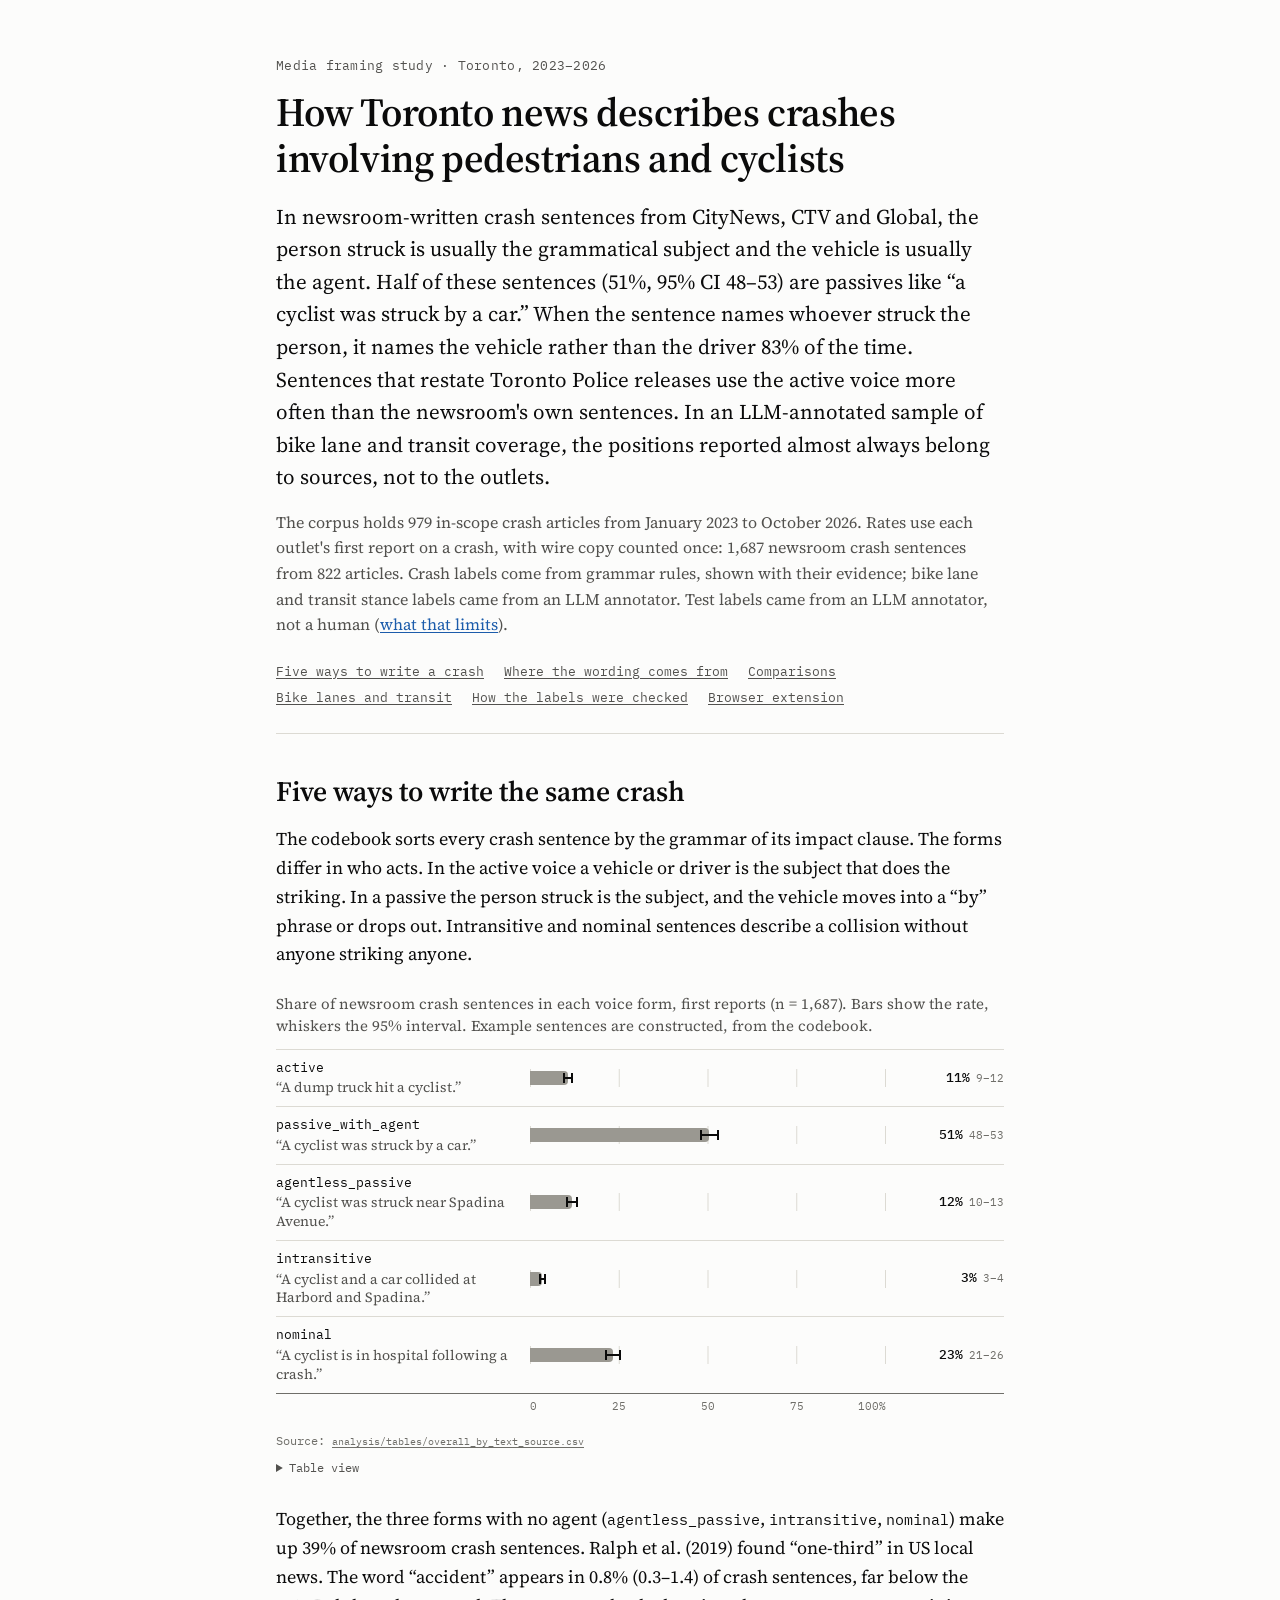
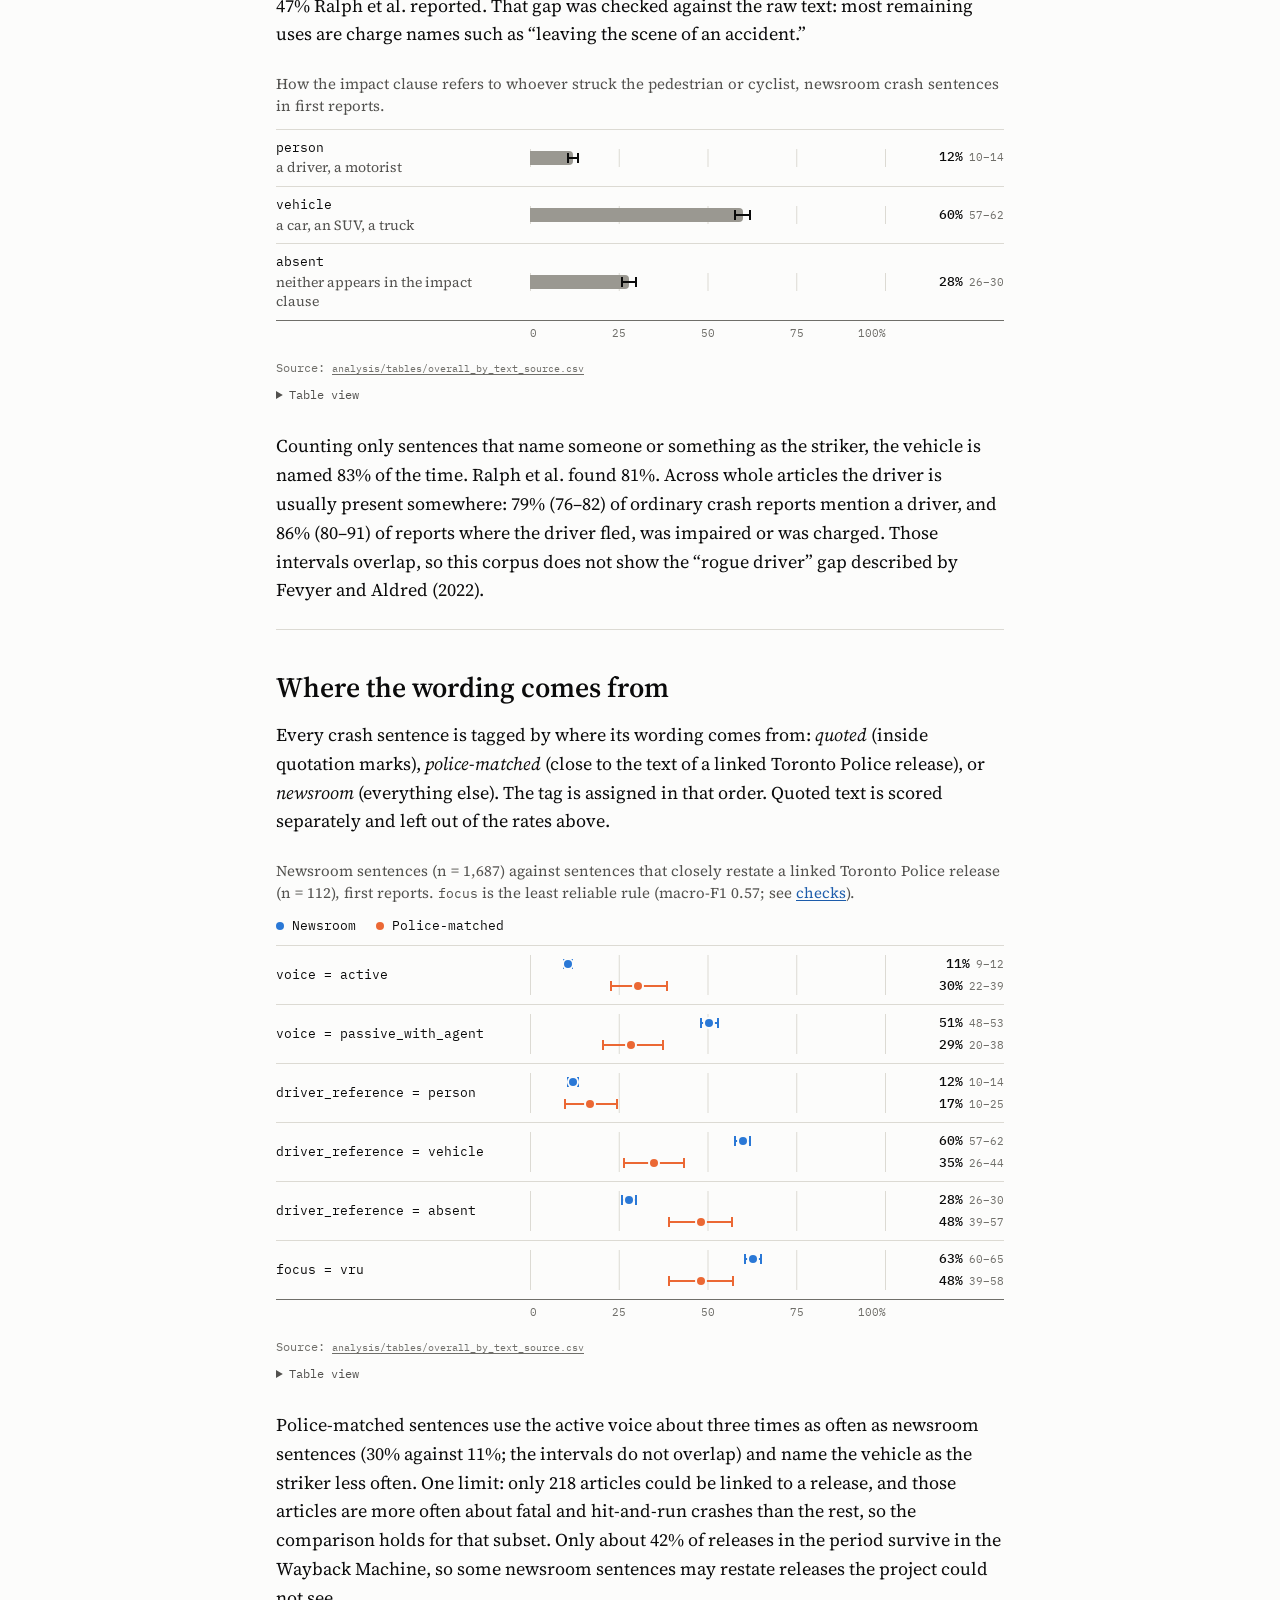
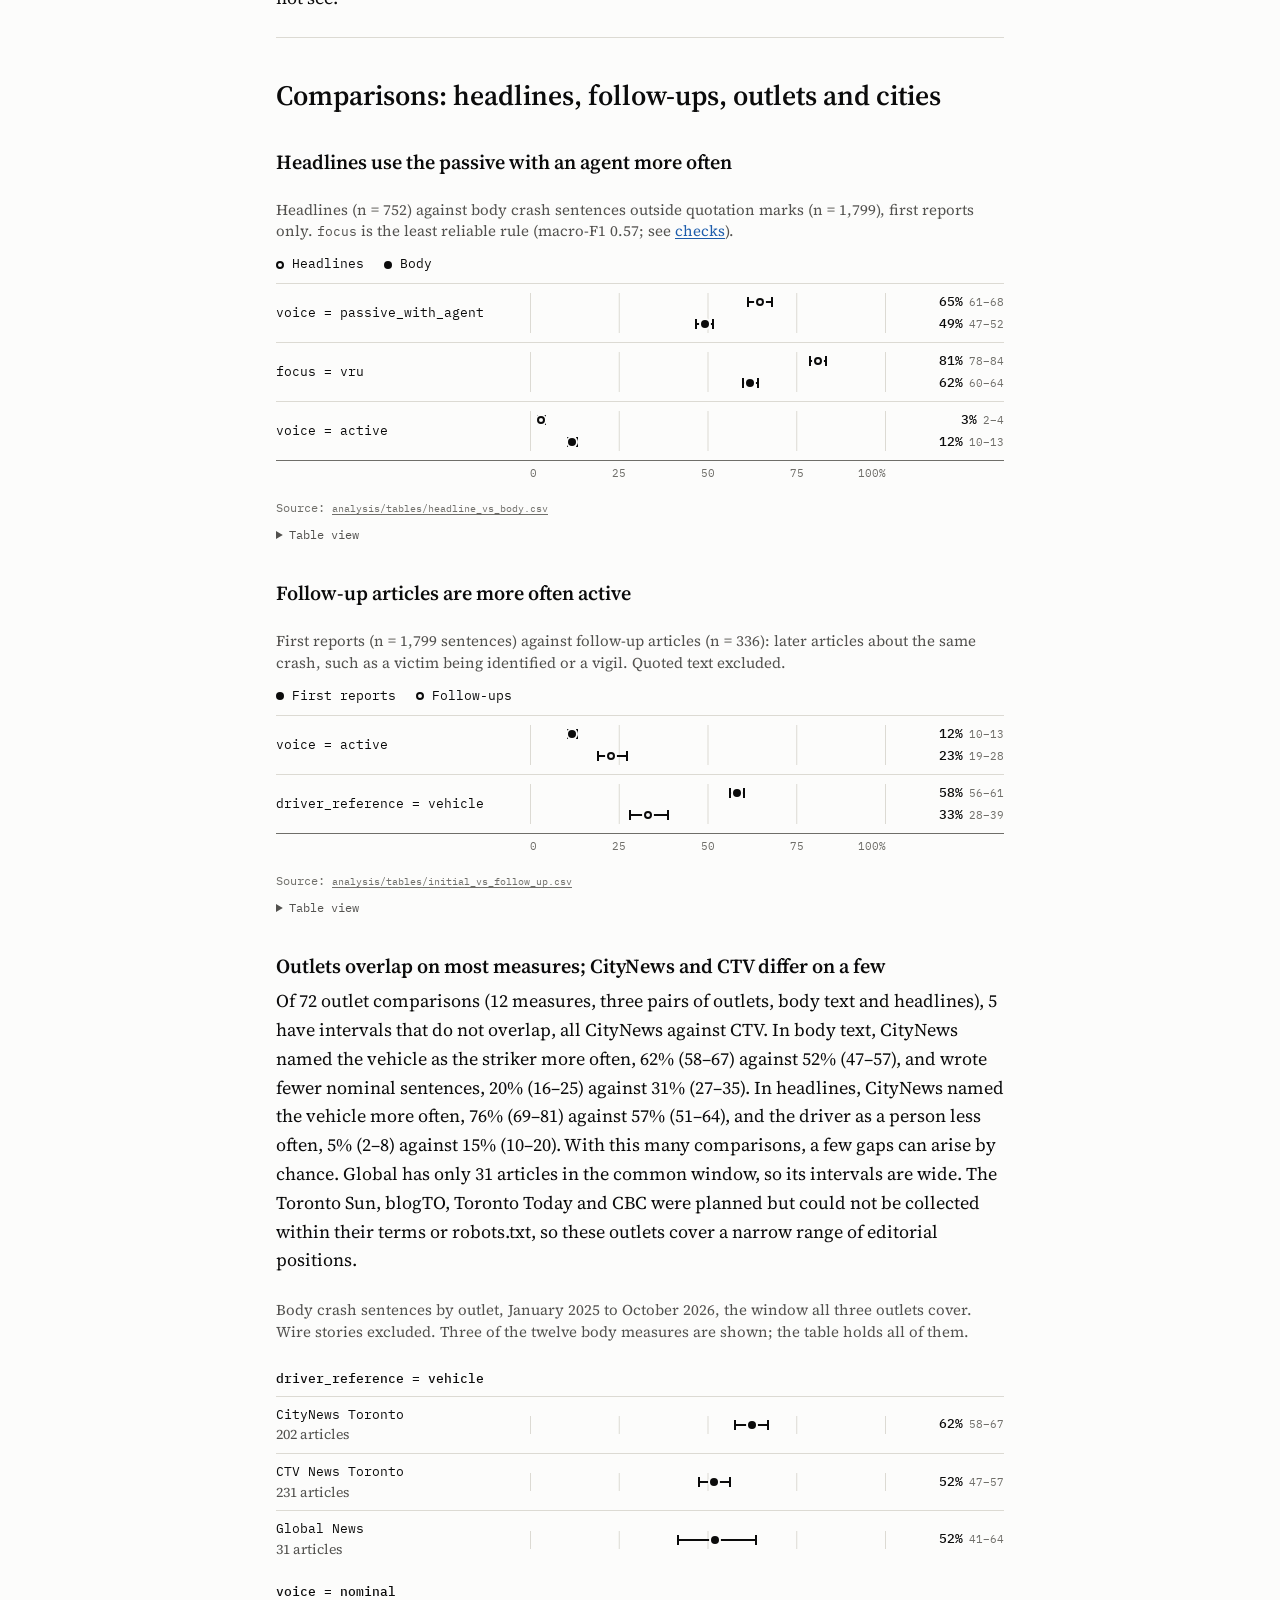
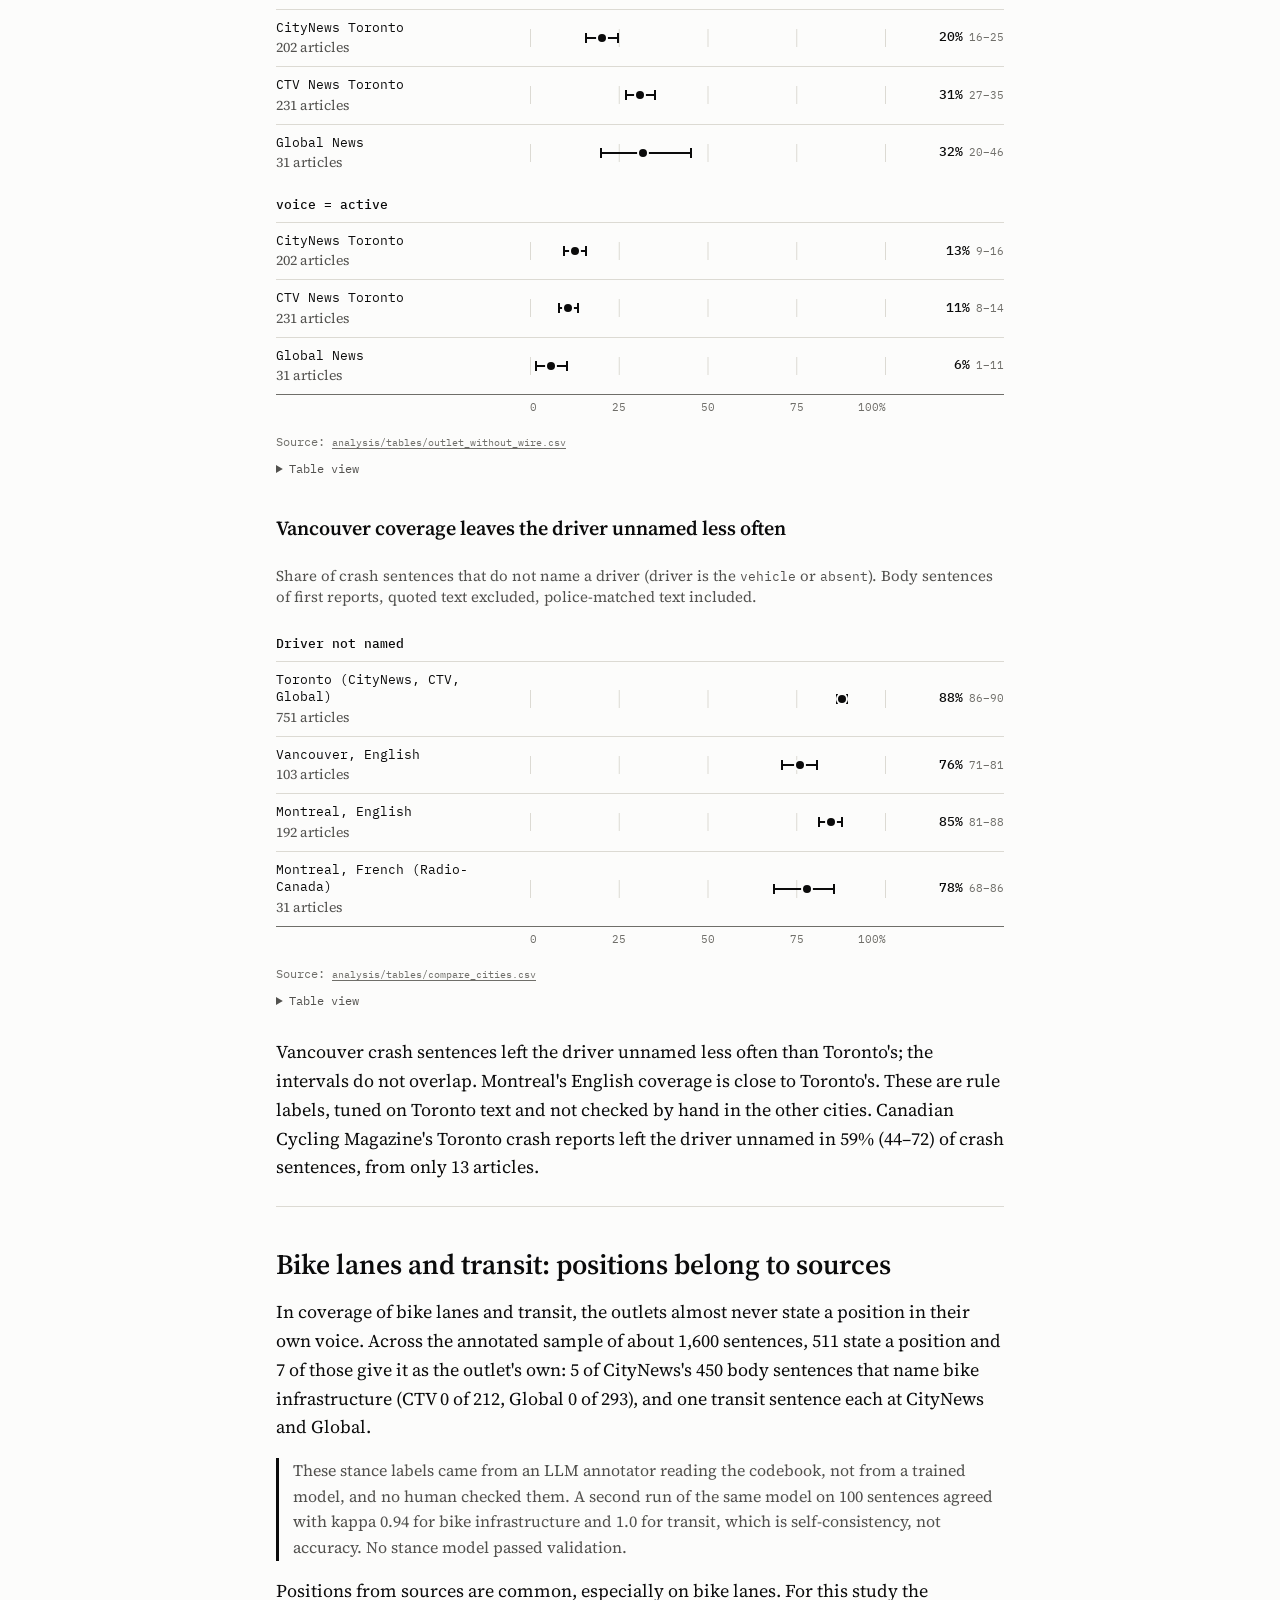
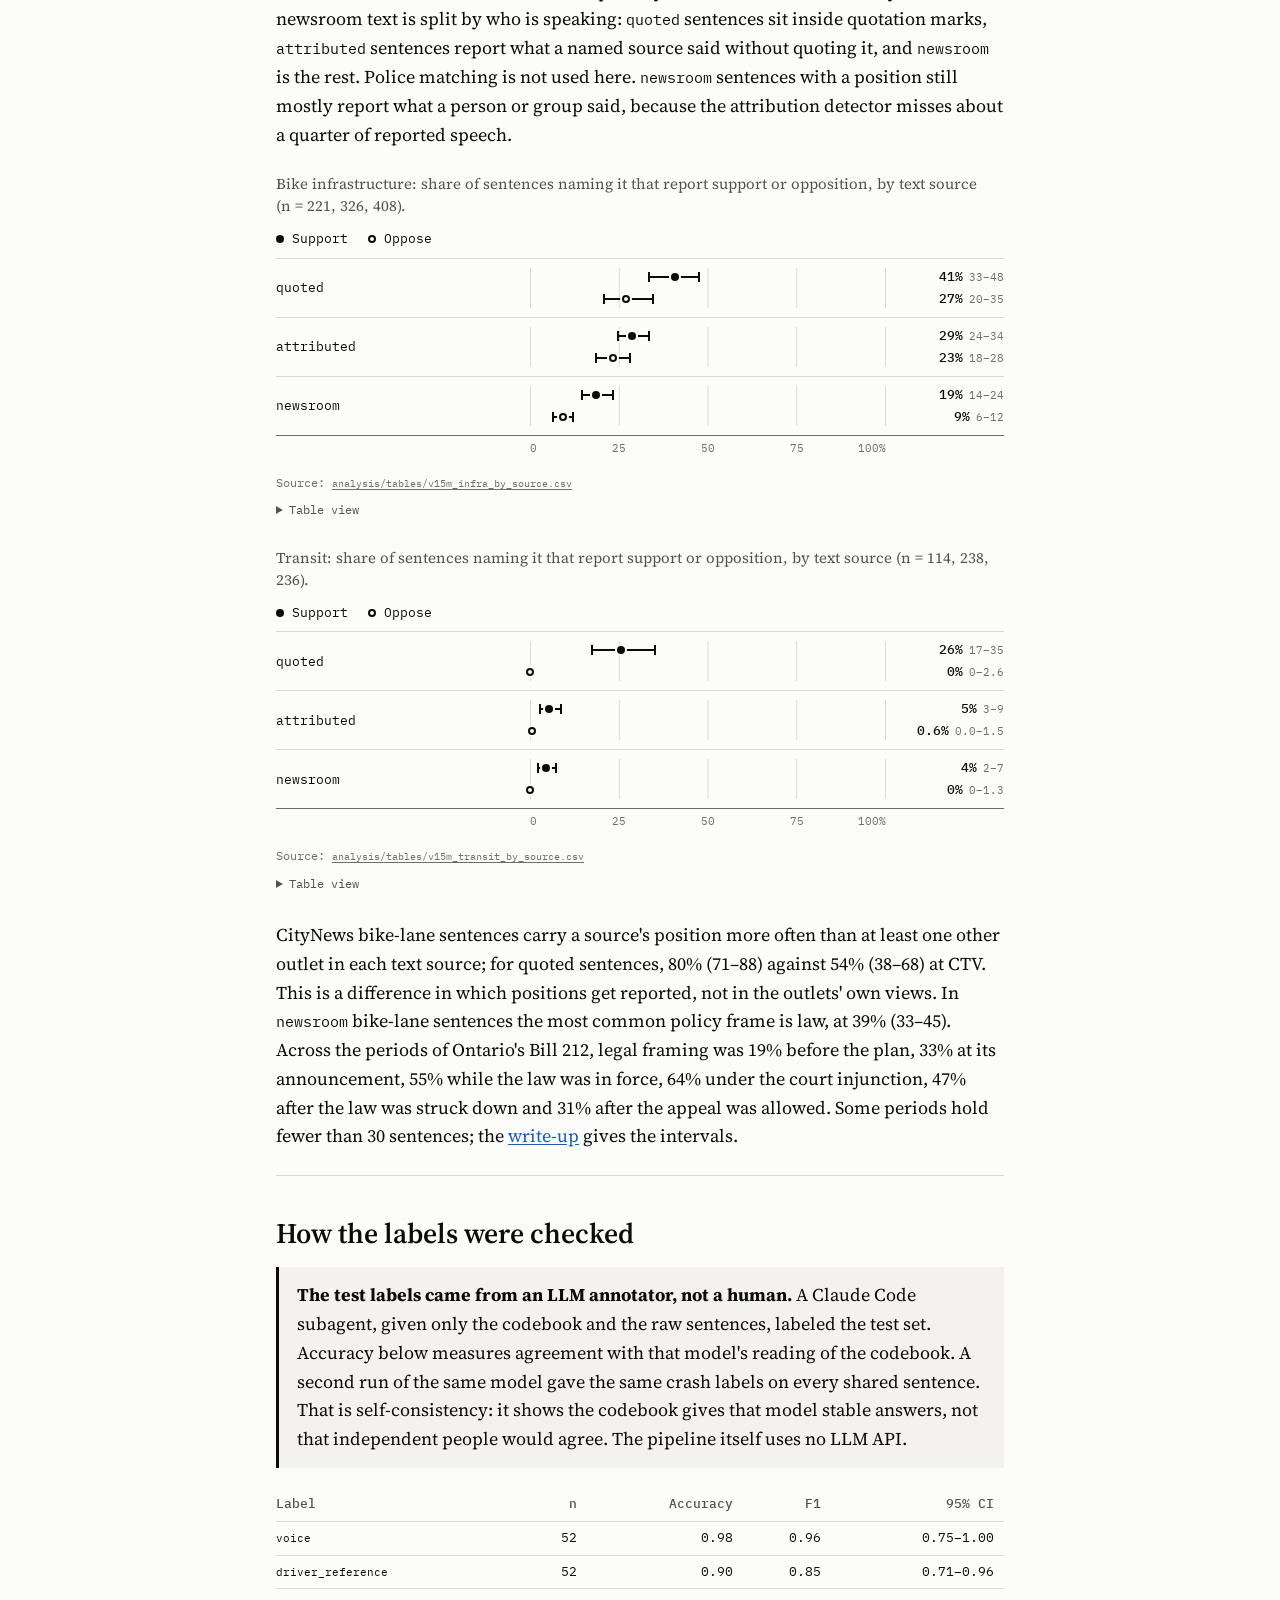
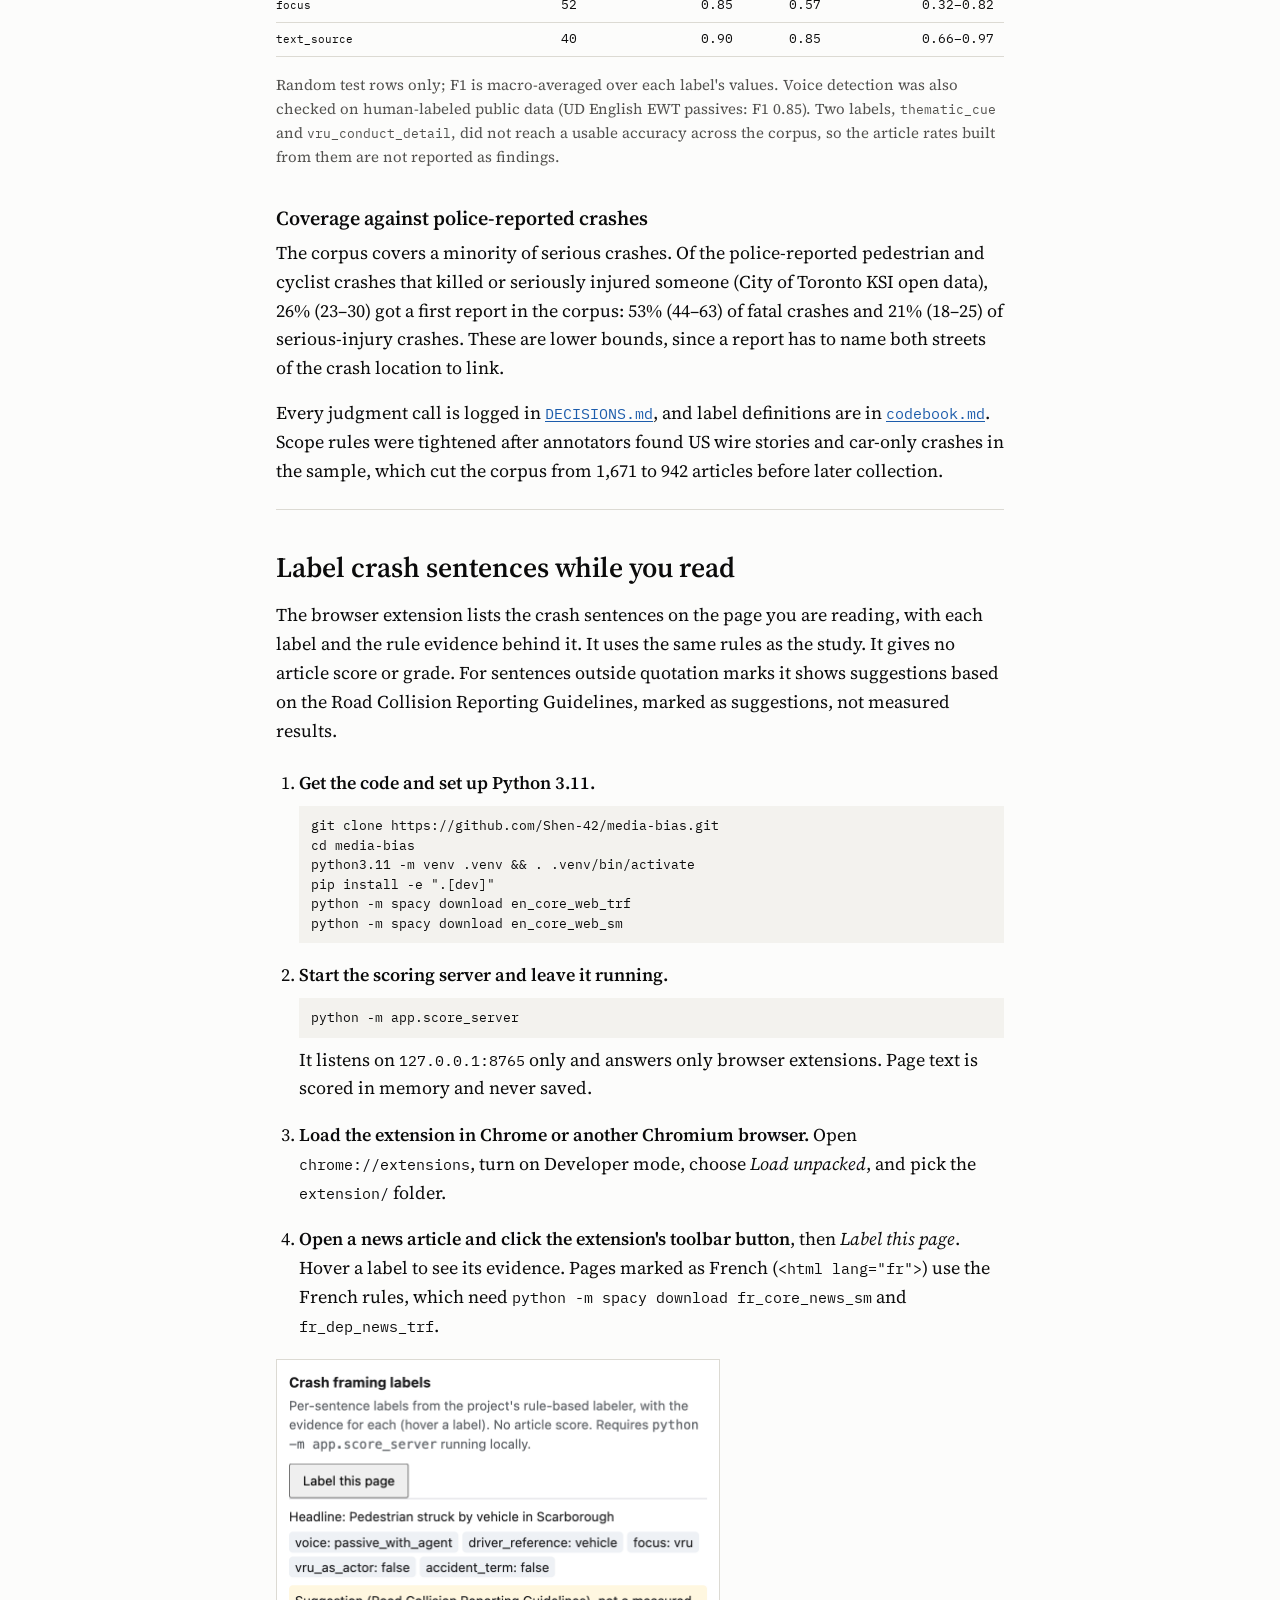
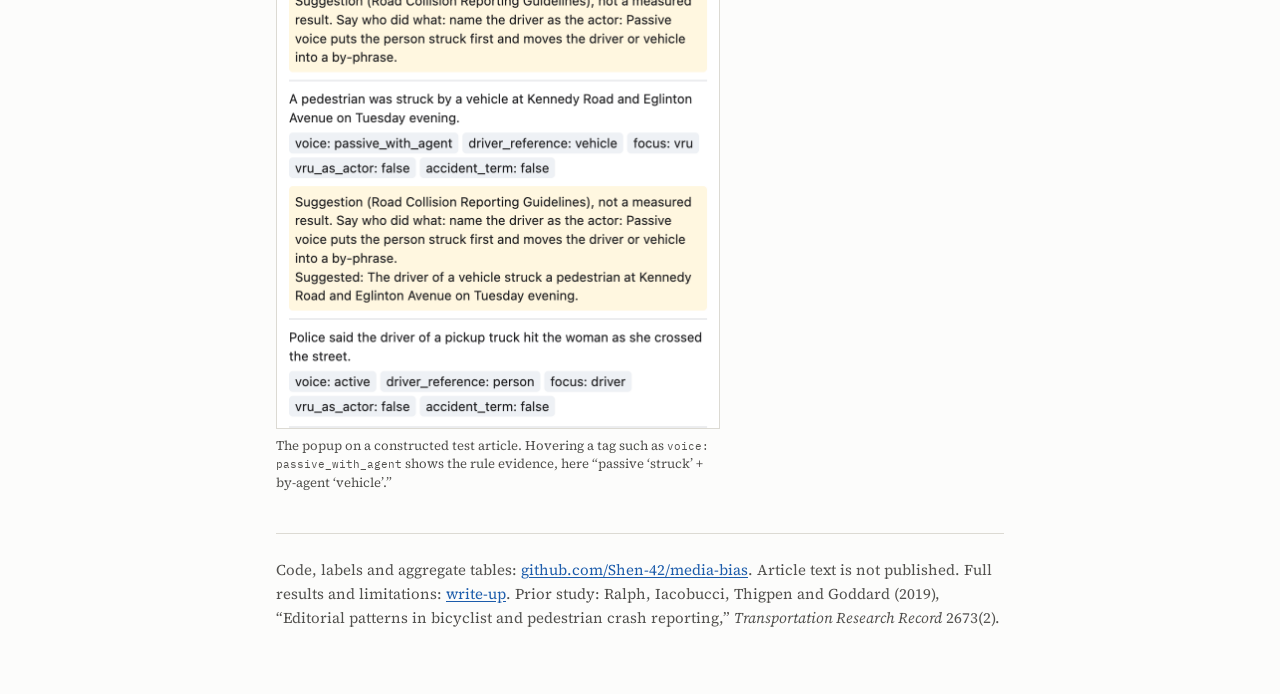
<file: site/index.html>
<!doctype html>
<html lang="en">
<head>
<meta charset="utf-8">
<meta name="viewport" content="width=device-width, initial-scale=1">
<title>Crash Framing in Toronto News</title>
<meta name="description" content="How Toronto news describes crashes involving pedestrians and cyclists, measured sentence by sentence, and a browser extension that labels crash sentences on the page you are reading.">
<link rel="preconnect" href="https://fonts.googleapis.com">
<link rel="preconnect" href="https://fonts.gstatic.com" crossorigin>
<link href="https://fonts.googleapis.com/css2?family=IBM+Plex+Mono:wght@400;500&family=Source+Serif+4:ital,opsz,wght@0,8..60,400;0,8..60,600;1,8..60,400&display=swap" rel="stylesheet">
<link rel="stylesheet" href="style.css">
</head>
<body>
<header class="masthead">
  <p class="kicker">Media framing study · Toronto, 2023–2026</p>
  <h1>How Toronto news describes crashes involving pedestrians and cyclists</h1>
  <p class="lede">In newsroom-written crash sentences from CityNews, CTV and Global, the person struck is usually the grammatical subject and the vehicle is usually the agent. Half of these sentences (51%, 95% CI 48–53) are passives like “a cyclist was struck by a car.” When the sentence names whoever struck the person, it names the vehicle rather than the driver 83% of the time. Sentences that restate Toronto Police releases use the active voice more often than the newsroom's own sentences. In an LLM-annotated sample of bike lane and transit coverage, the positions reported almost always belong to sources, not to the outlets.</p>
  <p class="meta">The corpus holds 979 in-scope crash articles from January 2023 to October 2026. Rates use each outlet's first report on a crash, with wire copy counted once: 1,687 newsroom crash sentences from 822 articles. Crash labels come from grammar rules, shown with their evidence; bike lane and transit stance labels came from an LLM annotator. Test labels came from an LLM annotator, not a human (<a href="#checks">what that limits</a>).</p>
  <nav class="toc" aria-label="Contents">
    <a href="#forms">Five ways to write a crash</a>
    <a href="#source">Where the wording comes from</a>
    <a href="#other">Comparisons</a>
    <a href="#bike">Bike lanes and transit</a>
    <a href="#checks">How the labels were checked</a>
    <a href="#extension">Browser extension</a>
  </nav>
</header>

<main>
<section id="forms">
  <h2>Five ways to write the same crash</h2>
  <p>The codebook sorts every crash sentence by the grammar of its impact clause. The forms differ in who acts. In the active voice a vehicle or driver is the subject that does the striking. In a passive the person struck is the subject, and the vehicle moves into a “by” phrase or drops out. Intransitive and nominal sentences describe a collision without anyone striking anyone.</p>
  <figure id="fig-voice"><figcaption>Share of newsroom crash sentences in each voice form, first reports (n&nbsp;=&nbsp;1,687). Bars show the rate, whiskers the 95% interval. Example sentences are constructed, from the codebook.</figcaption><div class="plot"><div class="row"><div class="lab"><code>active</code><div class="sub">“A dump truck hit a cyclist.”</div></div><div class="track"><div class="lane bar" title="active: 11% (95% CI 9–12), n = 1,687 sentences"><span class="fill" style="width:10.73%"></span><span class="ci" style="left:9.31%;width:2.89%"></span></div></div><div class="val"><span class="v">11%</span><span class="i">9–12</span></div></div><div class="row"><div class="lab"><code>passive_with_agent</code><div class="sub">“A cyclist was struck by a car.”</div></div><div class="track"><div class="lane bar" title="passive_with_agent: 51% (95% CI 48–53), n = 1,687 sentences"><span class="fill" style="width:50.56%"></span><span class="ci" style="left:47.89%;width:5.38%"></span></div></div><div class="val"><span class="v">51%</span><span class="i">48–53</span></div></div><div class="row"><div class="lab"><code>agentless_passive</code><div class="sub">“A cyclist was struck near Spadina Avenue.”</div></div><div class="track"><div class="lane bar" title="agentless_passive: 12% (95% CI 10–13), n = 1,687 sentences"><span class="fill" style="width:11.91%"></span><span class="ci" style="left:10.25%;width:3.19%"></span></div></div><div class="val"><span class="v">12%</span><span class="i">10–13</span></div></div><div class="row"><div class="lab"><code>intransitive</code><div class="sub">“A cyclist and a car collided at Harbord and Spadina.”</div></div><div class="track"><div class="lane bar" title="intransitive: 3% (95% CI 3–4), n = 1,687 sentences"><span class="fill" style="width:3.50%"></span><span class="ci" style="left:2.58%;width:1.90%"></span></div></div><div class="val"><span class="v">3%</span><span class="i">3–4</span></div></div><div class="row"><div class="lab"><code>nominal</code><div class="sub">“A cyclist is in hospital following a crash.”</div></div><div class="track"><div class="lane bar" title="nominal: 23% (95% CI 21–26), n = 1,687 sentences"><span class="fill" style="width:23.30%"></span><span class="ci" style="left:21.02%;width:4.50%"></span></div></div><div class="val"><span class="v">23%</span><span class="i">21–26</span></div></div><div class="row axis" aria-hidden="true"><div class="lab"></div><div class="track"><span style="left:0">0</span><span style="left:25%">25</span><span style="left:50%">50</span><span style="left:75%">75</span><span style="left:100%">100%</span></div><div class="val"></div></div></div><p class="src">Source: <a href="https://github.com/Shen-42/media-bias/blob/main/analysis/tables/overall_by_text_source.csv"><code>analysis/tables/overall_by_text_source.csv</code></a></p><details class="tv"><summary>Table view</summary><table><thead><tr><th>Voice</th><th>Rate</th><th>95% CI</th><th>Sentences</th></tr></thead><tbody><tr><td><code>active</code></td><td>11%</td><td>9–12</td><td>1,687</td></tr><tr><td><code>passive_with_agent</code></td><td>51%</td><td>48–53</td><td>1,687</td></tr><tr><td><code>agentless_passive</code></td><td>12%</td><td>10–13</td><td>1,687</td></tr><tr><td><code>intransitive</code></td><td>3%</td><td>3–4</td><td>1,687</td></tr><tr><td><code>nominal</code></td><td>23%</td><td>21–26</td><td>1,687</td></tr></tbody></table></details></figure>
  <p>Together, the three forms with no agent (<code>agentless_passive</code>, <code>intransitive</code>, <code>nominal</code>) make up 39% of newsroom crash sentences. Ralph et al. (2019) found “one-third” in US local news. The word “accident” appears in 0.8% (0.3–1.4) of crash sentences, far below the 47% Ralph et al. reported. That gap was checked against the raw text: most remaining uses are charge names such as “leaving the scene of an accident.”</p>
  <figure id="fig-driver"><figcaption>How the impact clause refers to whoever struck the pedestrian or cyclist, newsroom crash sentences in first reports.</figcaption><div class="plot"><div class="row"><div class="lab"><code>person</code><div class="sub">a driver, a motorist</div></div><div class="track"><div class="lane bar" title="person: 12% (95% CI 10–14), n = 1,687 sentences"><span class="fill" style="width:12.15%"></span><span class="ci" style="left:10.43%;width:3.48%"></span></div></div><div class="val"><span class="v">12%</span><span class="i">10–14</span></div></div><div class="row"><div class="lab"><code>vehicle</code><div class="sub">a car, an SUV, a truck</div></div><div class="track"><div class="lane bar" title="vehicle: 60% (95% CI 57–62), n = 1,687 sentences"><span class="fill" style="width:59.99%"></span><span class="ci" style="left:57.41%;width:4.97%"></span></div></div><div class="val"><span class="v">60%</span><span class="i">57–62</span></div></div><div class="row"><div class="lab"><code>absent</code><div class="sub">neither appears in the impact clause</div></div><div class="track"><div class="lane bar" title="absent: 28% (95% CI 26–30), n = 1,687 sentences"><span class="fill" style="width:27.86%"></span><span class="ci" style="left:25.68%;width:4.55%"></span></div></div><div class="val"><span class="v">28%</span><span class="i">26–30</span></div></div><div class="row axis" aria-hidden="true"><div class="lab"></div><div class="track"><span style="left:0">0</span><span style="left:25%">25</span><span style="left:50%">50</span><span style="left:75%">75</span><span style="left:100%">100%</span></div><div class="val"></div></div></div><p class="src">Source: <a href="https://github.com/Shen-42/media-bias/blob/main/analysis/tables/overall_by_text_source.csv"><code>analysis/tables/overall_by_text_source.csv</code></a></p><details class="tv"><summary>Table view</summary><table><thead><tr><th>driver_reference</th><th>Rate</th><th>95% CI</th><th>Sentences</th></tr></thead><tbody><tr><td><code>person</code></td><td>12%</td><td>10–14</td><td>1,687</td></tr><tr><td><code>vehicle</code></td><td>60%</td><td>57–62</td><td>1,687</td></tr><tr><td><code>absent</code></td><td>28%</td><td>26–30</td><td>1,687</td></tr></tbody></table></details></figure>
  <p>Counting only sentences that name someone or something as the striker, the vehicle is named 83% of the time. Ralph et al. found 81%. Across whole articles the driver is usually present somewhere: 79% (76–82) of ordinary crash reports mention a driver, and 86% (80–91) of reports where the driver fled, was impaired or was charged. Those intervals overlap, so this corpus does not show the “rogue driver” gap described by Fevyer and Aldred (2022).</p>
</section>

<section id="source">
  <h2>Where the wording comes from</h2>
  <p>Every crash sentence is tagged by where its wording comes from: <em>quoted</em> (inside quotation marks), <em>police-matched</em> (close to the text of a linked Toronto Police release), or <em>newsroom</em> (everything else). The tag is assigned in that order. Quoted text is scored separately and left out of the rates above.</p>
  <figure id="fig-source"><figcaption>Newsroom sentences (n&nbsp;=&nbsp;1,687) against sentences that closely restate a linked Toronto Police release (n&nbsp;=&nbsp;112), first reports. <code>focus</code> is the least reliable rule (macro-F1 0.57; see <a href="#checks">checks</a>).</figcaption><ul class="legend"><li><span class="key s1"></span>Newsroom</li><li><span class="key s2"></span>Police-matched</li></ul><div class="plot"><div class="row pair"><div class="lab"><code>voice = active</code></div><div class="track"><div class="lane s1" title="Newsroom: 11% (95% CI 9–12), n = 1,687 sentences"><span class="ci" style="left:9.31%;width:2.89%"></span><span class="dot" style="left:10.73%"></span></div><div class="lane s2" title="Police-matched: 30% (95% CI 22–39), n = 112 sentences"><span class="ci" style="left:22.41%;width:16.33%"></span><span class="dot" style="left:30.36%"></span></div></div><div class="val"><div><span class="v">11%</span><span class="i">9–12</span></div><div><span class="v">30%</span><span class="i">22–39</span></div></div></div><div class="row pair"><div class="lab"><code>voice = passive_with_agent</code></div><div class="track"><div class="lane s1" title="Newsroom: 51% (95% CI 48–53), n = 1,687 sentences"><span class="ci" style="left:47.89%;width:5.38%"></span><span class="dot" style="left:50.56%"></span></div><div class="lane s2" title="Police-matched: 29% (95% CI 20–38), n = 112 sentences"><span class="ci" style="left:20.37%;width:17.47%"></span><span class="dot" style="left:28.57%"></span></div></div><div class="val"><div><span class="v">51%</span><span class="i">48–53</span></div><div><span class="v">29%</span><span class="i">20–38</span></div></div></div><div class="row pair"><div class="lab"><code>driver_reference = person</code></div><div class="track"><div class="lane s1" title="Newsroom: 12% (95% CI 10–14), n = 1,687 sentences"><span class="ci" style="left:10.43%;width:3.48%"></span><span class="dot" style="left:12.15%"></span></div><div class="lane s2" title="Police-matched: 17% (95% CI 10–25), n = 112 sentences"><span class="ci" style="left:9.62%;width:15.17%"></span><span class="dot" style="left:16.96%"></span></div></div><div class="val"><div><span class="v">12%</span><span class="i">10–14</span></div><div><span class="v">17%</span><span class="i">10–25</span></div></div></div><div class="row pair"><div class="lab"><code>driver_reference = vehicle</code></div><div class="track"><div class="lane s1" title="Newsroom: 60% (95% CI 57–62), n = 1,687 sentences"><span class="ci" style="left:57.41%;width:4.97%"></span><span class="dot" style="left:59.99%"></span></div><div class="lane s2" title="Police-matched: 35% (95% CI 26–44), n = 112 sentences"><span class="ci" style="left:26.09%;width:17.61%"></span><span class="dot" style="left:34.82%"></span></div></div><div class="val"><div><span class="v">60%</span><span class="i">57–62</span></div><div><span class="v">35%</span><span class="i">26–44</span></div></div></div><div class="row pair"><div class="lab"><code>driver_reference = absent</code></div><div class="track"><div class="lane s1" title="Newsroom: 28% (95% CI 26–30), n = 1,687 sentences"><span class="ci" style="left:25.68%;width:4.55%"></span><span class="dot" style="left:27.86%"></span></div><div class="lane s2" title="Police-matched: 48% (95% CI 39–57), n = 112 sentences"><span class="ci" style="left:38.94%;width:18.20%"></span><span class="dot" style="left:48.21%"></span></div></div><div class="val"><div><span class="v">28%</span><span class="i">26–30</span></div><div><span class="v">48%</span><span class="i">39–57</span></div></div></div><div class="row pair"><div class="lab"><code>focus = vru</code></div><div class="track"><div class="lane s1" title="Newsroom: 63% (95% CI 60–65), n = 1,687 sentences"><span class="ci" style="left:60.41%;width:5.05%"></span><span class="dot" style="left:62.95%"></span></div><div class="lane s2" title="Police-matched: 48% (95% CI 39–58), n = 112 sentences"><span class="ci" style="left:38.98%;width:18.54%"></span><span class="dot" style="left:48.21%"></span></div></div><div class="val"><div><span class="v">63%</span><span class="i">60–65</span></div><div><span class="v">48%</span><span class="i">39–58</span></div></div></div><div class="row axis" aria-hidden="true"><div class="lab"></div><div class="track"><span style="left:0">0</span><span style="left:25%">25</span><span style="left:50%">50</span><span style="left:75%">75</span><span style="left:100%">100%</span></div><div class="val"></div></div></div><p class="src">Source: <a href="https://github.com/Shen-42/media-bias/blob/main/analysis/tables/overall_by_text_source.csv"><code>analysis/tables/overall_by_text_source.csv</code></a></p><details class="tv"><summary>Table view</summary><table><thead><tr><th>Measure</th><th>Newsroom</th><th>Police-matched</th></tr></thead><tbody><tr><td><code>voice = active</code></td><td>11% (9–12)</td><td>30% (22–39)</td></tr><tr><td><code>voice = passive_with_agent</code></td><td>51% (48–53)</td><td>29% (20–38)</td></tr><tr><td><code>driver_reference = person</code></td><td>12% (10–14)</td><td>17% (10–25)</td></tr><tr><td><code>driver_reference = vehicle</code></td><td>60% (57–62)</td><td>35% (26–44)</td></tr><tr><td><code>driver_reference = absent</code></td><td>28% (26–30)</td><td>48% (39–57)</td></tr><tr><td><code>focus = vru</code></td><td>63% (60–65)</td><td>48% (39–58)</td></tr></tbody></table></details></figure>
  <p>Police-matched sentences use the active voice about three times as often as newsroom sentences (30% against 11%; the intervals do not overlap) and name the vehicle as the striker less often. One limit: only 218 articles could be linked to a release, and those articles are more often about fatal and hit-and-run crashes than the rest, so the comparison holds for that subset. Only about 42% of releases in the period survive in the Wayback Machine, so some newsroom sentences may restate releases the project could not see.</p>
</section>

<section id="other">
  <h2>Comparisons: headlines, follow-ups, outlets and cities</h2>
  <h3>Headlines use the passive with an agent more often</h3>
  <figure id="fig-headline"><figcaption>Headlines (n&nbsp;=&nbsp;752) against body crash sentences outside quotation marks (n&nbsp;=&nbsp;1,799), first reports only. <code>focus</code> is the least reliable rule (macro-F1 0.57; see <a href="#checks">checks</a>).</figcaption><ul class="legend"><li><span class="key ink hollow"></span>Headlines</li><li><span class="key ink"></span>Body</li></ul><div class="plot"><div class="row pair"><div class="lab"><code>voice = passive_with_agent</code></div><div class="track"><div class="lane ink hollow" title="Headlines: 65% (95% CI 61–68), n = 752 sentences"><span class="ci" style="left:61.17%;width:7.31%"></span><span class="dot" style="left:64.76%"></span></div><div class="lane ink" title="Body: 49% (95% CI 47–52), n = 1,799 sentences"><span class="ci" style="left:46.51%;width:5.30%"></span><span class="dot" style="left:49.19%"></span></div></div><div class="val"><div><span class="v">65%</span><span class="i">61–68</span></div><div><span class="v">49%</span><span class="i">47–52</span></div></div></div><div class="row pair"><div class="lab"><code>focus = vru</code></div><div class="track"><div class="lane ink hollow" title="Headlines: 81% (95% CI 78–84), n = 752 sentences"><span class="ci" style="left:78.46%;width:5.32%"></span><span class="dot" style="left:81.25%"></span></div><div class="lane ink" title="Body: 62% (95% CI 60–64), n = 1,799 sentences"><span class="ci" style="left:59.75%;width:4.62%"></span><span class="dot" style="left:62.03%"></span></div></div><div class="val"><div><span class="v">81%</span><span class="i">78–84</span></div><div><span class="v">62%</span><span class="i">60–64</span></div></div></div><div class="row pair"><div class="lab"><code>voice = active</code></div><div class="track"><div class="lane ink hollow" title="Headlines: 3% (95% CI 2–4), n = 752 sentences"><span class="ci" style="left:1.86%;width:2.53%"></span><span class="dot" style="left:3.06%"></span></div><div class="lane ink" title="Body: 12% (95% CI 10–13), n = 1,799 sentences"><span class="ci" style="left:10.43%;width:2.97%"></span><span class="dot" style="left:11.95%"></span></div></div><div class="val"><div><span class="v">3%</span><span class="i">2–4</span></div><div><span class="v">12%</span><span class="i">10–13</span></div></div></div><div class="row axis" aria-hidden="true"><div class="lab"></div><div class="track"><span style="left:0">0</span><span style="left:25%">25</span><span style="left:50%">50</span><span style="left:75%">75</span><span style="left:100%">100%</span></div><div class="val"></div></div></div><p class="src">Source: <a href="https://github.com/Shen-42/media-bias/blob/main/analysis/tables/headline_vs_body.csv"><code>analysis/tables/headline_vs_body.csv</code></a></p><details class="tv"><summary>Table view</summary><table><thead><tr><th>Measure</th><th>Headlines</th><th>Body</th></tr></thead><tbody><tr><td><code>voice = passive_with_agent</code></td><td>65% (61–68)</td><td>49% (47–52)</td></tr><tr><td><code>focus = vru</code></td><td>81% (78–84)</td><td>62% (60–64)</td></tr><tr><td><code>voice = active</code></td><td>3% (2–4)</td><td>12% (10–13)</td></tr></tbody></table></details></figure>
  <h3>Follow-up articles are more often active</h3>
  <figure id="fig-follow"><figcaption>First reports (n&nbsp;=&nbsp;1,799 sentences) against follow-up articles (n&nbsp;=&nbsp;336): later articles about the same crash, such as a victim being identified or a vigil. Quoted text excluded.</figcaption><ul class="legend"><li><span class="key ink"></span>First reports</li><li><span class="key ink hollow"></span>Follow-ups</li></ul><div class="plot"><div class="row pair"><div class="lab"><code>voice = active</code></div><div class="track"><div class="lane ink" title="First reports: 12% (95% CI 10–13), n = 1,799 sentences"><span class="ci" style="left:10.43%;width:2.97%"></span><span class="dot" style="left:11.95%"></span></div><div class="lane ink hollow" title="Follow-ups: 23% (95% CI 19–28), n = 336 sentences"><span class="ci" style="left:18.78%;width:8.94%"></span><span class="dot" style="left:22.92%"></span></div></div><div class="val"><div><span class="v">12%</span><span class="i">10–13</span></div><div><span class="v">23%</span><span class="i">19–28</span></div></div></div><div class="row pair"><div class="lab"><code>driver_reference = vehicle</code></div><div class="track"><div class="lane ink" title="First reports: 58% (95% CI 56–61), n = 1,799 sentences"><span class="ci" style="left:56.15%;width:4.48%"></span><span class="dot" style="left:58.42%"></span></div><div class="lane ink hollow" title="Follow-ups: 33% (95% CI 28–39), n = 336 sentences"><span class="ci" style="left:27.85%;width:11.33%"></span><span class="dot" style="left:33.33%"></span></div></div><div class="val"><div><span class="v">58%</span><span class="i">56–61</span></div><div><span class="v">33%</span><span class="i">28–39</span></div></div></div><div class="row axis" aria-hidden="true"><div class="lab"></div><div class="track"><span style="left:0">0</span><span style="left:25%">25</span><span style="left:50%">50</span><span style="left:75%">75</span><span style="left:100%">100%</span></div><div class="val"></div></div></div><p class="src">Source: <a href="https://github.com/Shen-42/media-bias/blob/main/analysis/tables/initial_vs_follow_up.csv"><code>analysis/tables/initial_vs_follow_up.csv</code></a></p><details class="tv"><summary>Table view</summary><table><thead><tr><th>Measure</th><th>First reports</th><th>Follow-ups</th></tr></thead><tbody><tr><td><code>voice = active</code></td><td>12% (10–13)</td><td>23% (19–28)</td></tr><tr><td><code>driver_reference = vehicle</code></td><td>58% (56–61)</td><td>33% (28–39)</td></tr></tbody></table></details></figure>
  <h3>Outlets overlap on most measures; CityNews and CTV differ on a few</h3>
  <p>Of 72 outlet comparisons (12 measures, three pairs of outlets, body text and headlines), 5 have intervals that do not overlap, all CityNews against CTV. In body text, CityNews named the vehicle as the striker more often, 62% (58–67) against 52% (47–57), and wrote fewer nominal sentences, 20% (16–25) against 31% (27–35). In headlines, CityNews named the vehicle more often, 76% (69–81) against 57% (51–64), and the driver as a person less often, 5% (2–8) against 15% (10–20). With this many comparisons, a few gaps can arise by chance. Global has only 31 articles in the common window, so its intervals are wide. The Toronto Sun, blogTO, Toronto Today and CBC were planned but could not be collected within their terms or robots.txt, so these outlets cover a narrow range of editorial positions.</p>
  <figure id="fig-outlets"><figcaption>Body crash sentences by outlet, January 2025 to October 2026, the window all three outlets cover. Wire stories excluded. Three of the twelve body measures are shown; the table holds all of them.</figcaption><div class="plot"><div class="ghead"><code>driver_reference = vehicle</code></div><div class="row"><div class="lab">CityNews Toronto<div class="sub">202 articles</div></div><div class="track"><div class="lane ink" title="CityNews Toronto, driver as vehicle: 62% (95% CI 58–67), n = 405 sentences"><span class="ci" style="left:57.52%;width:9.92%"></span><span class="dot" style="left:62.47%"></span></div></div><div class="val"><span class="v">62%</span><span class="i">58–67</span></div></div><div class="row"><div class="lab">CTV News Toronto<div class="sub">231 articles</div></div><div class="track"><div class="lane ink" title="CTV News Toronto, driver as vehicle: 52% (95% CI 47–57), n = 455 sentences"><span class="ci" style="left:47.29%;width:9.34%"></span><span class="dot" style="left:51.87%"></span></div></div><div class="val"><span class="v">52%</span><span class="i">47–57</span></div></div><div class="row"><div class="lab">Global News<div class="sub">31 articles</div></div><div class="track"><div class="lane ink" title="Global News, driver as vehicle: 52% (95% CI 41–64), n = 69 sentences"><span class="ci" style="left:41.33%;width:22.74%"></span><span class="dot" style="left:52.17%"></span></div></div><div class="val"><span class="v">52%</span><span class="i">41–64</span></div></div><div class="ghead"><code>voice = nominal</code></div><div class="row"><div class="lab">CityNews Toronto<div class="sub">202 articles</div></div><div class="track"><div class="lane ink" title="CityNews Toronto, nominal voice: 20% (95% CI 16–25), n = 405 sentences"><span class="ci" style="left:15.60%;width:9.34%"></span><span class="dot" style="left:20.25%"></span></div></div><div class="val"><span class="v">20%</span><span class="i">16–25</span></div></div><div class="row"><div class="lab">CTV News Toronto<div class="sub">231 articles</div></div><div class="track"><div class="lane ink" title="CTV News Toronto, nominal voice: 31% (95% CI 27–35), n = 455 sentences"><span class="ci" style="left:26.65%;width:8.74%"></span><span class="dot" style="left:30.99%"></span></div></div><div class="val"><span class="v">31%</span><span class="i">27–35</span></div></div><div class="row"><div class="lab">Global News<div class="sub">31 articles</div></div><div class="track"><div class="lane ink" title="Global News, nominal voice: 32% (95% CI 20–46), n = 69 sentences"><span class="ci" style="left:19.72%;width:26.00%"></span><span class="dot" style="left:31.88%"></span></div></div><div class="val"><span class="v">32%</span><span class="i">20–46</span></div></div><div class="ghead"><code>voice = active</code></div><div class="row"><div class="lab">CityNews Toronto<div class="sub">202 articles</div></div><div class="track"><div class="lane ink" title="CityNews Toronto, active voice: 13% (95% CI 9–16), n = 405 sentences"><span class="ci" style="left:9.27%;width:6.70%"></span><span class="dot" style="left:12.59%"></span></div></div><div class="val"><span class="v">13%</span><span class="i">9–16</span></div></div><div class="row"><div class="lab">CTV News Toronto<div class="sub">231 articles</div></div><div class="track"><div class="lane ink" title="CTV News Toronto, active voice: 11% (95% CI 8–14), n = 455 sentences"><span class="ci" style="left:7.80%;width:6.02%"></span><span class="dot" style="left:10.77%"></span></div></div><div class="val"><span class="v">11%</span><span class="i">8–14</span></div></div><div class="row"><div class="lab">Global News<div class="sub">31 articles</div></div><div class="track"><div class="lane ink" title="Global News, active voice: 6% (95% CI 1–11), n = 69 sentences"><span class="ci" style="left:1.43%;width:9.38%"></span><span class="dot" style="left:5.80%"></span></div></div><div class="val"><span class="v">6%</span><span class="i">1–11</span></div></div><div class="row axis" aria-hidden="true"><div class="lab"></div><div class="track"><span style="left:0">0</span><span style="left:25%">25</span><span style="left:50%">50</span><span style="left:75%">75</span><span style="left:100%">100%</span></div><div class="val"></div></div></div><p class="src">Source: <a href="https://github.com/Shen-42/media-bias/blob/main/analysis/tables/outlet_without_wire.csv"><code>analysis/tables/outlet_without_wire.csv</code></a></p><details class="tv"><summary>Table view</summary><table><thead><tr><th>Measure</th><th>Group</th><th>Rate</th><th>95% CI</th><th>Articles</th></tr></thead><tbody><tr><td><code>driver_reference = vehicle</code></td><td>CityNews Toronto</td><td>62%</td><td>58–67</td><td>202</td></tr><tr><td><code>driver_reference = vehicle</code></td><td>CTV News Toronto</td><td>52%</td><td>47–57</td><td>231</td></tr><tr><td><code>driver_reference = vehicle</code></td><td>Global News</td><td>52%</td><td>41–64</td><td>31</td></tr><tr><td><code>voice = nominal</code></td><td>CityNews Toronto</td><td>20%</td><td>16–25</td><td>202</td></tr><tr><td><code>voice = nominal</code></td><td>CTV News Toronto</td><td>31%</td><td>27–35</td><td>231</td></tr><tr><td><code>voice = nominal</code></td><td>Global News</td><td>32%</td><td>20–46</td><td>31</td></tr><tr><td><code>voice = active</code></td><td>CityNews Toronto</td><td>13%</td><td>9–16</td><td>202</td></tr><tr><td><code>voice = active</code></td><td>CTV News Toronto</td><td>11%</td><td>8–14</td><td>231</td></tr><tr><td><code>voice = active</code></td><td>Global News</td><td>6%</td><td>1–11</td><td>31</td></tr></tbody></table></details></figure>
  <h3>Vancouver coverage leaves the driver unnamed less often</h3>
  <figure id="fig-cities"><figcaption>Share of crash sentences that do not name a driver (driver is the <code>vehicle</code> or <code>absent</code>). Body sentences of first reports, quoted text excluded, police-matched text included.</figcaption><div class="plot"><div class="ghead">Driver not named</div><div class="row"><div class="lab">Toronto (CityNews, CTV, Global)<div class="sub">751 articles</div></div><div class="track"><div class="lane ink" title="Toronto (CityNews, CTV, Global): 88% (95% CI 86–90), n = 1,639 sentences"><span class="ci" style="left:86.19%;width:3.47%"></span><span class="dot" style="left:87.98%"></span></div></div><div class="val"><span class="v">88%</span><span class="i">86–90</span></div></div><div class="row"><div class="lab">Vancouver, English<div class="sub">103 articles</div></div><div class="track"><div class="lane ink" title="Vancouver, English: 76% (95% CI 71–81), n = 266 sentences"><span class="ci" style="left:70.80%;width:10.47%"></span><span class="dot" style="left:75.94%"></span></div></div><div class="val"><span class="v">76%</span><span class="i">71–81</span></div></div><div class="row"><div class="lab">Montreal, English<div class="sub">192 articles</div></div><div class="track"><div class="lane ink" title="Montreal, English: 85% (95% CI 81–88), n = 477 sentences"><span class="ci" style="left:81.25%;width:6.87%"></span><span class="dot" style="left:84.70%"></span></div></div><div class="val"><span class="v">85%</span><span class="i">81–88</span></div></div><div class="row"><div class="lab">Montreal, French (Radio-Canada)<div class="sub">31 articles</div></div><div class="track"><div class="lane ink" title="Montreal, French (Radio-Canada): 78% (95% CI 68–86), n = 86 sentences"><span class="ci" style="left:68.35%;width:17.70%"></span><span class="dot" style="left:77.91%"></span></div></div><div class="val"><span class="v">78%</span><span class="i">68–86</span></div></div><div class="row axis" aria-hidden="true"><div class="lab"></div><div class="track"><span style="left:0">0</span><span style="left:25%">25</span><span style="left:50%">50</span><span style="left:75%">75</span><span style="left:100%">100%</span></div><div class="val"></div></div></div><p class="src">Source: <a href="https://github.com/Shen-42/media-bias/blob/main/analysis/tables/compare_cities.csv"><code>analysis/tables/compare_cities.csv</code></a></p><details class="tv"><summary>Table view</summary><table><thead><tr><th>Measure</th><th>Group</th><th>Rate</th><th>95% CI</th><th>Articles</th></tr></thead><tbody><tr><td>Driver not named</td><td>Toronto (CityNews, CTV, Global)</td><td>88%</td><td>86–90</td><td>751</td></tr><tr><td>Driver not named</td><td>Vancouver, English</td><td>76%</td><td>71–81</td><td>103</td></tr><tr><td>Driver not named</td><td>Montreal, English</td><td>85%</td><td>81–88</td><td>192</td></tr><tr><td>Driver not named</td><td>Montreal, French (Radio-Canada)</td><td>78%</td><td>68–86</td><td>31</td></tr></tbody></table></details></figure>
  <p>Vancouver crash sentences left the driver unnamed less often than Toronto's; the intervals do not overlap. Montreal's English coverage is close to Toronto's. These are rule labels, tuned on Toronto text and not checked by hand in the other cities. Canadian Cycling Magazine's Toronto crash reports left the driver unnamed in 59% (44–72) of crash sentences, from only 13 articles.</p>
</section>

<section id="bike">
  <h2>Bike lanes and transit: positions belong to sources</h2>
  <p>In coverage of bike lanes and transit, the outlets almost never state a position in their own voice. Across the annotated sample of about 1,600 sentences, 511 state a position and 7 of those give it as the outlet's own: 5 of CityNews's 450 body sentences that name bike infrastructure (CTV 0 of 212, Global 0 of 293), and one transit sentence each at CityNews and Global.</p>
  <p class="caveat-inline">These stance labels came from an LLM annotator reading the codebook, not from a trained model, and no human checked them. A second run of the same model on 100 sentences agreed with kappa 0.94 for bike infrastructure and 1.0 for transit, which is self-consistency, not accuracy. No stance model passed validation.</p>
  <p>Positions from sources are common, especially on bike lanes. For this study the newsroom text is split by who is speaking: <code>quoted</code> sentences sit inside quotation marks, <code>attributed</code> sentences report what a named source said without quoting it, and <code>newsroom</code> is the rest. Police matching is not used here. <code>newsroom</code> sentences with a position still mostly report what a person or group said, because the attribution detector misses about a quarter of reported speech.</p>
  <figure id="fig-infra"><figcaption>Bike infrastructure: share of sentences naming it that report support or opposition, by text source (n&nbsp;=&nbsp;221, 326, 408).</figcaption><ul class="legend"><li><span class="key ink"></span>Support</li><li><span class="key ink hollow"></span>Oppose</li></ul><div class="plot"><div class="row pair"><div class="lab"><code>quoted</code></div><div class="track"><div class="lane ink" title="Support: 41% (95% CI 33–48), n = 221 sentences"><span class="ci" style="left:33.33%;width:14.59%"></span><span class="dot" style="left:40.72%"></span></div><div class="lane ink hollow" title="Oppose: 27% (95% CI 20–35), n = 221 sentences"><span class="ci" style="left:20.48%;width:14.31%"></span><span class="dot" style="left:27.15%"></span></div></div><div class="val"><div><span class="v">41%</span><span class="i">33–48</span></div><div><span class="v">27%</span><span class="i">20–35</span></div></div></div><div class="row pair"><div class="lab"><code>attributed</code></div><div class="track"><div class="lane ink" title="Support: 29% (95% CI 24–34), n = 326 sentences"><span class="ci" style="left:24.39%;width:9.33%"></span><span class="dot" style="left:28.83%"></span></div><div class="lane ink hollow" title="Oppose: 23% (95% CI 18–28), n = 326 sentences"><span class="ci" style="left:18.35%;width:10.00%"></span><span class="dot" style="left:23.31%"></span></div></div><div class="val"><div><span class="v">29%</span><span class="i">24–34</span></div><div><span class="v">23%</span><span class="i">18–28</span></div></div></div><div class="row pair"><div class="lab"><code>newsroom</code></div><div class="track"><div class="lane ink" title="Support: 19% (95% CI 14–24), n = 408 sentences"><span class="ci" style="left:14.35%;width:9.24%"></span><span class="dot" style="left:18.63%"></span></div><div class="lane ink hollow" title="Oppose: 9% (95% CI 6–12), n = 408 sentences"><span class="ci" style="left:6.25%;width:6.22%"></span><span class="dot" style="left:9.31%"></span></div></div><div class="val"><div><span class="v">19%</span><span class="i">14–24</span></div><div><span class="v">9%</span><span class="i">6–12</span></div></div></div><div class="row axis" aria-hidden="true"><div class="lab"></div><div class="track"><span style="left:0">0</span><span style="left:25%">25</span><span style="left:50%">50</span><span style="left:75%">75</span><span style="left:100%">100%</span></div><div class="val"></div></div></div><p class="src">Source: <a href="https://github.com/Shen-42/media-bias/blob/main/analysis/tables/v15m_infra_by_source.csv"><code>analysis/tables/v15m_infra_by_source.csv</code></a></p><details class="tv"><summary>Table view</summary><table><thead><tr><th>Measure</th><th>Support</th><th>Oppose</th></tr></thead><tbody><tr><td><code>quoted</code></td><td>41% (33–48)</td><td>27% (20–35)</td></tr><tr><td><code>attributed</code></td><td>29% (24–34)</td><td>23% (18–28)</td></tr><tr><td><code>newsroom</code></td><td>19% (14–24)</td><td>9% (6–12)</td></tr></tbody></table></details></figure>
  <figure id="fig-transit"><figcaption>Transit: share of sentences naming it that report support or opposition, by text source (n&nbsp;=&nbsp;114, 238, 236).</figcaption><ul class="legend"><li><span class="key ink"></span>Support</li><li><span class="key ink hollow"></span>Oppose</li></ul><div class="plot"><div class="row pair"><div class="lab"><code>quoted</code></div><div class="track"><div class="lane ink" title="Support: 26% (95% CI 17–35), n = 114 sentences"><span class="ci" style="left:17.27%;width:18.09%"></span><span class="dot" style="left:25.73%"></span></div><div class="lane ink hollow" title="Oppose: 0% (95% CI 0–2.6), n = 114 sentences"><span class="ci" style="left:0.00%;width:0.00%"></span><span class="dot" style="left:0.00%"></span></div></div><div class="val"><div><span class="v">26%</span><span class="i">17–35</span></div><div><span class="v">0%</span><span class="i">0–2.6</span></div></div></div><div class="row pair"><div class="lab"><code>attributed</code></div><div class="track"><div class="lane ink" title="Support: 5% (95% CI 3–9), n = 238 sentences"><span class="ci" style="left:2.64%;width:6.40%"></span><span class="dot" style="left:5.48%"></span></div><div class="lane ink hollow" title="Oppose: 0.6% (95% CI 0.0–1.5), n = 238 sentences"><span class="ci" style="left:0.00%;width:1.47%"></span><span class="dot" style="left:0.57%"></span></div></div><div class="val"><div><span class="v">5%</span><span class="i">3–9</span></div><div><span class="v">0.6%</span><span class="i">0.0–1.5</span></div></div></div><div class="row pair"><div class="lab"><code>newsroom</code></div><div class="track"><div class="lane ink" title="Support: 4% (95% CI 2–7), n = 236 sentences"><span class="ci" style="left:1.87%;width:5.60%"></span><span class="dot" style="left:4.43%"></span></div><div class="lane ink hollow" title="Oppose: 0% (95% CI 0–1.3), n = 236 sentences"><span class="ci" style="left:0.00%;width:0.00%"></span><span class="dot" style="left:0.00%"></span></div></div><div class="val"><div><span class="v">4%</span><span class="i">2–7</span></div><div><span class="v">0%</span><span class="i">0–1.3</span></div></div></div><div class="row axis" aria-hidden="true"><div class="lab"></div><div class="track"><span style="left:0">0</span><span style="left:25%">25</span><span style="left:50%">50</span><span style="left:75%">75</span><span style="left:100%">100%</span></div><div class="val"></div></div></div><p class="src">Source: <a href="https://github.com/Shen-42/media-bias/blob/main/analysis/tables/v15m_transit_by_source.csv"><code>analysis/tables/v15m_transit_by_source.csv</code></a></p><details class="tv"><summary>Table view</summary><table><thead><tr><th>Measure</th><th>Support</th><th>Oppose</th></tr></thead><tbody><tr><td><code>quoted</code></td><td>26% (17–35)</td><td>0% (0–2.6)</td></tr><tr><td><code>attributed</code></td><td>5% (3–9)</td><td>0.6% (0.0–1.5)</td></tr><tr><td><code>newsroom</code></td><td>4% (2–7)</td><td>0% (0–1.3)</td></tr></tbody></table></details></figure>
  <p>CityNews bike-lane sentences carry a source's position more often than at least one other outlet in each text source; for quoted sentences, 80% (71–88) against 54% (38–68) at CTV. This is a difference in which positions get reported, not in the outlets' own views. In <code>newsroom</code> bike-lane sentences the most common policy frame is law, at 39% (33–45). Across the periods of Ontario's Bill 212, legal framing was 19% before the plan, 33% at its announcement, 55% while the law was in force, 64% under the court injunction, 47% after the law was struck down and 31% after the appeal was allowed. Some periods hold fewer than 30 sentences; the <a href="https://github.com/Shen-42/media-bias/blob/main/docs/writeup.md">write-up</a> gives the intervals.</p>
</section>

<section id="checks">
  <h2>How the labels were checked</h2>
  <div class="caveat">
    <p><strong>The test labels came from an LLM annotator, not a human.</strong> A Claude Code subagent, given only the codebook and the raw sentences, labeled the test set. Accuracy below measures agreement with that model's reading of the codebook. A second run of the same model gave the same crash labels on every shared sentence. That is self-consistency: it shows the codebook gives that model stable answers, not that independent people would agree. The pipeline itself uses no LLM API.</p>
  </div>
  <table class="eval">
    <thead><tr><th>Label</th><th>n</th><th>Accuracy</th><th>F1</th><th>95% CI</th></tr></thead>
    <tbody><tr><td><code>voice</code></td><td>52</td><td>0.98</td><td>0.96</td><td>0.75–1.00</td></tr><tr><td><code>driver_reference</code></td><td>52</td><td>0.90</td><td>0.85</td><td>0.71–0.96</td></tr><tr><td><code>focus</code></td><td>52</td><td>0.85</td><td>0.57</td><td>0.32–0.82</td></tr><tr><td><code>text_source</code></td><td>40</td><td>0.90</td><td>0.85</td><td>0.66–0.97</td></tr></tbody>
  </table>
  <p class="note">Random test rows only; F1 is macro-averaged over each label's values. Voice detection was also checked on human-labeled public data (UD English EWT passives: F1 0.85). Two labels, <code>thematic_cue</code> and <code>vru_conduct_detail</code>, did not reach a usable accuracy across the corpus, so the article rates built from them are not reported as findings.</p>
  <h3>Coverage against police-reported crashes</h3>
  <p>The corpus covers a minority of serious crashes. Of the police-reported pedestrian and cyclist crashes that killed or seriously injured someone (City of Toronto KSI open data), 26% (23–30) got a first report in the corpus: 53% (44–63) of fatal crashes and 21% (18–25) of serious-injury crashes. These are lower bounds, since a report has to name both streets of the crash location to link.</p>
  <p>Every judgment call is logged in <a href="https://github.com/Shen-42/media-bias/blob/main/DECISIONS.md"><code>DECISIONS.md</code></a>, and label definitions are in <a href="https://github.com/Shen-42/media-bias/blob/main/codebook.md"><code>codebook.md</code></a>. Scope rules were tightened after annotators found US wire stories and car-only crashes in the sample, which cut the corpus from 1,671 to 942 articles before later collection.</p>
</section>

<section id="extension">
  <h2>Label crash sentences while you read</h2>
  <p>The browser extension lists the crash sentences on the page you are reading, with each label and the rule evidence behind it. It uses the same rules as the study. It gives no article score or grade. For sentences outside quotation marks it shows suggestions based on the Road Collision Reporting Guidelines, marked as suggestions, not measured results.</p>
  <div class="ext">
    <ol class="steps">
      <li><span>Get the code and set up Python 3.11.</span>
<pre class="cmd"><code><span class="ln">git clone https://github.com/Shen-42/media-bias.git</span><span class="ln">cd media-bias</span><span class="ln">python3.11 -m venv .venv &amp;&amp; . .venv/bin/activate</span><span class="ln">pip install -e ".[dev]"</span><span class="ln">python -m spacy download en_core_web_trf</span><span class="ln">python -m spacy download en_core_web_sm</span></code></pre></li>
      <li><span>Start the scoring server and leave it running.</span>
<pre class="cmd"><code><span class="ln">python -m app.score_server</span></code></pre>
      It listens on <code>127.0.0.1:8765</code> only and answers only browser extensions. Page text is scored in memory and never saved.</li>
      <li><span>Load the extension in Chrome or another Chromium browser.</span> Open <code>chrome://extensions</code>, turn on Developer mode, choose <em>Load unpacked</em>, and pick the <code>extension/</code> folder.</li>
      <li><span>Open a news article and click the extension's toolbar button</span>, then <em>Label this page</em>. Hover a label to see its evidence. Pages marked as French (<code>&lt;html lang="fr"&gt;</code>) use the French rules, which need <code>python -m spacy download fr_core_news_sm</code> and <code>fr_dep_news_trf</code>.</li>
    </ol>
    <figure class="shot">
      <img src="popup.png" width="444" height="671" alt="The extension popup listing crash sentences from a test article. Each sentence has tags such as voice: passive_with_agent and driver_reference: vehicle, a quoted sentence is tagged quoted, and yellow boxes hold suggestions marked as not measured results.">
      <figcaption>The popup on a constructed test article. Hovering a tag such as <code>voice: passive_with_agent</code> shows the rule evidence, here “passive ‘struck’ + by-agent ‘vehicle’.”</figcaption>
    </figure>
  </div>
</section>
</main>

<footer>
  <p>Code, labels and aggregate tables: <a href="https://github.com/Shen-42/media-bias">github.com/Shen-42/media-bias</a>. Article text is not published. Full results and limitations: <a href="https://github.com/Shen-42/media-bias/blob/main/docs/writeup.md">write-up</a>. Prior study: Ralph, Iacobucci, Thigpen and Goddard (2019), “Editorial patterns in bicyclist and pedestrian crash reporting,” <em>Transportation Research Record</em> 2673(2).</p>
</footer>
</body>
</html>
</file>
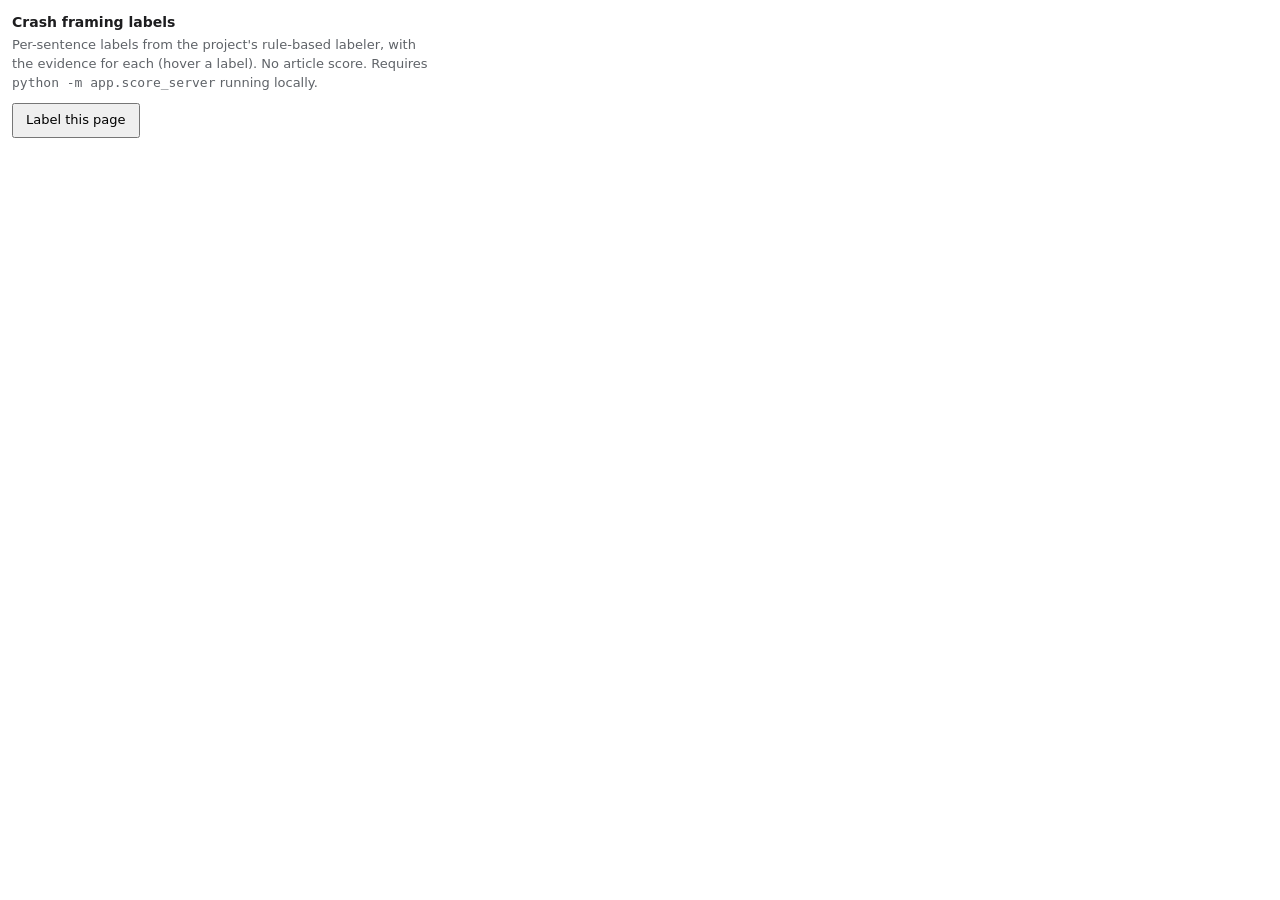
<file: extension/popup.html>
<!doctype html>
<html lang="en">
<head>
<meta charset="utf-8">
<title>Crash framing labels</title>
<style>
  :root { --fg: #1d1d1f; --muted: #5f6368; --line: #dadce0; --bg: #fff; --tag: #eef1f5; --warn: #fff7e0; }
  @media (prefers-color-scheme: dark) {
    :root { --fg: #e8eaed; --muted: #a0a4a8; --line: #3c4043; --bg: #202124; --tag: #303134; --warn: #3a3320; }
  }
  body { font: 13px/1.45 system-ui, sans-serif; color: var(--fg); background: var(--bg); width: 420px; margin: 0; padding: 12px; }
  h1 { font-size: 14px; margin: 0 0 4px; }
  p.note { color: var(--muted); margin: 0 0 10px; }
  button { font: inherit; padding: 6px 12px; cursor: pointer; }
  .sent { border-top: 1px solid var(--line); padding: 8px 0; }
  .text { margin-bottom: 4px; }
  .tags span { display: inline-block; background: var(--tag); border-radius: 4px; padding: 1px 6px; margin: 2px 4px 2px 0; }
  .tags span[title] { cursor: help; }
  .sugg { background: var(--warn); border-radius: 4px; padding: 6px; margin-top: 6px; }
  .muted { color: var(--muted); }
</style>
</head>
<body>
  <h1>Crash framing labels</h1>
  <p class="note">Per-sentence labels from the project's rule-based labeler, with the evidence for each (hover a label). No article score. Requires <code>python -m app.score_server</code> running locally.</p>
  <button id="go">Label this page</button>
  <div id="out"></div>
  <script src="popup.js"></script>
</body>
</html>
</file>
<file: site/style.css>
/* Design brief: docs/site-design.md. Series colors are dataviz slots 1-2, validated light and dark. */
:root {
  color-scheme: light;
  --surface: #fcfcfb;
  --surface-2: #f3f2ee;
  --ink: #0b0b0b;
  --ink-2: #52514e;
  --ink-3: #6f6e69;
  --rule: #dcdad3;
  --track: #ecebe6;
  --fill: #9a9891;
  --s1: #2a78d6;
  --s2: #eb6834;
  --sugg: #fff4d6;
  --link: #1c5cab;
}
@media (prefers-color-scheme: dark) {
  :root:not([data-theme="light"]) {
    color-scheme: dark;
    --surface: #1a1a19;
    --surface-2: #232321;
    --ink: #f0efec;
    --ink-2: #c3c2b7;
    --ink-3: #a3a29a;
    --rule: #3a3a37;
    --track: #2b2b29;
    --fill: #7c7b75;
    --s1: #3987e5;
    --s2: #d95926;
    --sugg: #3a3320;
    --link: #86b6ef;
  }
}
:root[data-theme="dark"] {
  color-scheme: dark;
  --surface: #1a1a19;
  --surface-2: #232321;
  --ink: #f0efec;
  --ink-2: #c3c2b7;
  --ink-3: #a3a29a;
  --rule: #3a3a37;
  --track: #2b2b29;
  --fill: #7c7b75;
  --s1: #3987e5;
  --s2: #d95926;
  --sugg: #3a3320;
  --link: #86b6ef;
}

* { box-sizing: border-box; }
html { -webkit-text-size-adjust: 100%; }
body {
  margin: 0;
  background: var(--surface);
  color: var(--ink);
  font: 18px/1.6 "Source Serif 4", Georgia, serif;
}
a { color: var(--link); text-underline-offset: 2px; }
code, pre, .lab, .val, .axis, .legend, .src, .kicker, .toc, table {
  font-family: "IBM Plex Mono", ui-monospace, Menlo, monospace;
}
code { font-size: 0.85em; }

.masthead, main, footer { width: calc(100% - 32px); max-width: 728px; margin: 0 auto; }
.masthead { padding-top: 56px; padding-bottom: 24px; border-bottom: 1px solid var(--rule); }
.kicker { font-size: 13px; color: var(--ink-2); margin: 0 0 12px; letter-spacing: 0.02em; }
h1 { font-size: 40px; line-height: 1.15; font-weight: 600; margin: 0 0 20px; letter-spacing: -0.01em; }
.lede { font-size: 21px; line-height: 1.55; margin: 0 0 16px; }
.meta { color: var(--ink-2); font-size: 16px; margin: 0 0 24px; }
.toc { display: flex; flex-wrap: wrap; gap: 6px 20px; font-size: 13px; }
.toc a { color: var(--ink-2); }

section { padding: 40px 0 8px; border-bottom: 1px solid var(--rule); }
section:last-child { border-bottom: 0; }
h2 { font-size: 28px; line-height: 1.25; font-weight: 600; margin: 0 0 16px; }
h3 { font-size: 20px; line-height: 1.3; font-weight: 600; margin: 36px 0 8px; }
p { margin: 0 0 16px; }

/* Figures: label | track (0-100%) | value. */
figure { margin: 24px 0 28px; }
figcaption { font-size: 15px; color: var(--ink-2); line-height: 1.45; margin-bottom: 12px; }
.plot { font-size: 13px; }
.row {
  display: grid;
  grid-template-columns: minmax(0, 15rem) minmax(0, 1fr) 6.5rem;
  gap: 4px 14px;
  align-items: center;
  padding: 9px 0;
  border-top: 1px solid var(--rule);
}
.lab { line-height: 1.35; }
.lab code { font-size: 1em; }
.sub { font-family: "Source Serif 4", Georgia, serif; font-size: 14px; color: var(--ink-2); margin-top: 2px; }
.track {
  position: relative;
  min-height: 18px;
  background:
    linear-gradient(to right, var(--rule) 1px, transparent 1px) 0 0 / 25% 100%;
  border-right: 1px solid var(--rule);
}
.lane { position: relative; height: 18px; }
.pair .track { display: grid; gap: 4px; }
.ci {
  position: absolute; top: 50%; height: 2px; margin-top: -1px;
  background: currentColor; min-width: 2px;
}
.ci::before, .ci::after {
  content: ""; position: absolute; top: -4px; width: 2px; height: 10px; background: currentColor;
}
.ci::before { left: 0; }
.ci::after { right: 0; }
.dot {
  position: absolute; top: 50%; width: 8px; height: 8px; margin: -4px 0 0 -4px;
  border-radius: 50%; background: currentColor; box-shadow: 0 0 0 2px var(--surface);
}
.s1 { color: var(--s1); }
.s2 { color: var(--s2); }
.ink { color: var(--ink); }
.hollow .dot { background: var(--surface); border: 2px solid currentColor; }
.bar .fill {
  position: absolute; left: 0; top: 2px; bottom: 2px;
  background: var(--fill); border-radius: 0 4px 4px 0;
}
.bar { color: var(--ink); }
.val { text-align: right; line-height: 1.3; }
.pair .val { display: grid; gap: 4px; }
.pair .val > div { height: 18px; line-height: 18px; white-space: nowrap; }
.v { font-weight: 500; }
.i { color: var(--ink-3); margin-left: 6px; font-size: 11px; }
.ghead code { font-size: 1em; }
.ghead { font-size: 13px; padding: 14px 0 6px; font-family: "IBM Plex Mono", ui-monospace, monospace; font-weight: 500; }
.axis { border-top: 1px solid var(--ink-3); padding-top: 4px; }
.axis .track { background: none; border: 0; min-height: 16px; }
.axis .track span {
  position: absolute; transform: translateX(-50%); font-size: 11px; color: var(--ink-3);
}
.axis .track span:first-child { transform: none; }
.axis .track span:last-child { transform: translateX(-100%); }
.legend { list-style: none; padding: 0; margin: 0 0 8px; display: flex; gap: 20px; font-size: 13px; }
.legend li { display: flex; align-items: center; gap: 8px; }
.key { position: relative; display: inline-block; width: 8px; height: 8px; border-radius: 50%; background: currentColor; }
.key.hollow { background: var(--surface); border: 2px solid currentColor; }
.src { font-size: 12px; color: var(--ink-3); margin: 8px 0 0; }
.src a { color: var(--ink-3); }

details.tv { margin-top: 8px; font-size: 12px; }
details.tv summary { cursor: pointer; color: var(--ink-2); font-family: "IBM Plex Mono", ui-monospace, monospace; }
table { border-collapse: collapse; font-size: 13px; width: 100%; margin: 8px 0 16px; }
th, td { text-align: left; padding: 6px 10px 6px 0; border-bottom: 1px solid var(--rule); vertical-align: top; }
th { font-weight: 500; color: var(--ink-2); }
table.eval td:nth-child(n+2), table.eval th:nth-child(n+2) { text-align: right; }
table.eval td { white-space: nowrap; }

.caveat {
  border-left: 3px solid var(--ink);
  background: var(--surface-2);
  padding: 14px 18px;
  margin: 0 0 20px;
}
.caveat p { margin: 0; }
.note { font-size: 15px; color: var(--ink-2); }
.caveat-inline { border-left: 3px solid var(--ink); padding-left: 14px; font-size: 16px; color: var(--ink-2); }
pre.cmd .ln { display: block; padding-left: 1.5em; text-indent: -1.5em; }

.ext { margin: 24px 0 32px; }
.steps { margin: 0; padding-left: 1.3em; }
.steps li { margin-bottom: 18px; }
.steps li > span { font-weight: 600; }
pre {
  background: var(--surface-2); padding: 10px 12px; overflow-x: auto;
  font-size: 13px; line-height: 1.5; margin: 8px 0;
  white-space: pre-wrap; overflow-wrap: anywhere;
}
pre code { font-size: 1em; }
.shot { margin: 8px 0 0; max-width: 444px; }
.shot img { width: 100%; height: auto; border: 1px solid var(--rule); display: block; }
.shot figcaption { margin: 8px 0 0; font-size: 13px; }

footer { padding-top: 24px; padding-bottom: 48px; font-size: 15px; color: var(--ink-2); border-top: 1px solid var(--rule); }

@media (max-width: 640px) {
  body { font-size: 17px; }
  h1 { font-size: 30px; }
  .lede { font-size: 19px; }
  table.eval { font-size: 11.5px; }
  table.eval td:first-child { overflow-wrap: anywhere; }
  .row { grid-template-columns: minmax(0, 1fr) 5.5rem; }
  .row .lab { grid-column: 1 / -1; }
  .axis .lab { display: none; }
}
</file>
